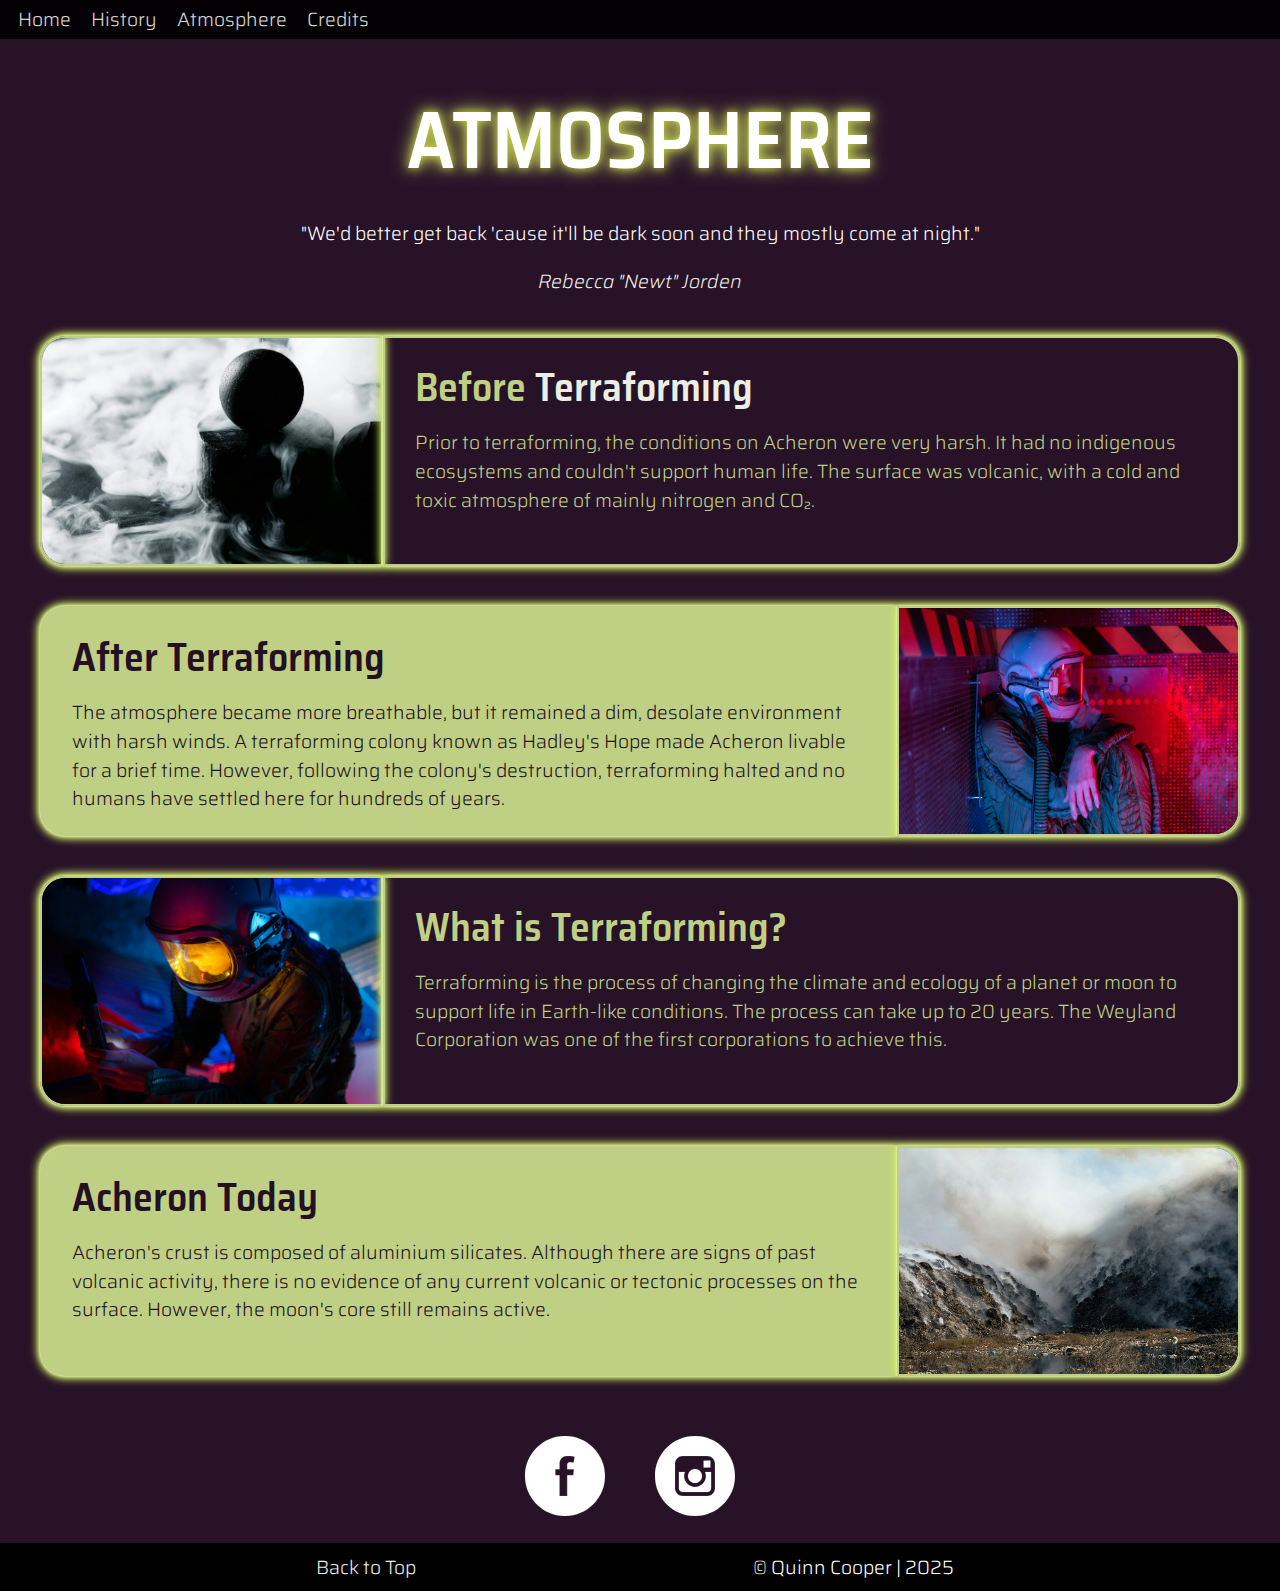
<file: atmosphere.html>
<!DOCTYPE html>
<html lang="en">

<head>
    <meta charset="UTF-8">
    <meta name="viewport" content="width=device-width, initial-scale=1.0">
    <title>Acheron - Atmosphere | Country Website </title>
    <meta name="description"
        content="Learn about Acheron's atmosphere, terrain, and the importance of terraforming in order to achieve large-scale human habitation.">

    <!-- Header font -->
    <link rel="preconnect" href="https://fonts.googleapis.com">
    <link rel="preconnect" href="https://fonts.gstatic.com" crossorigin>
    <link
        href="https://fonts.googleapis.com/css2?family=Saira+Semi+Condensed:wght@100;200;300;400;500;600;700;800;900&display=swap"
        rel="stylesheet">

    <!-- Body font -->
    <link rel="preconnect" href="https://fonts.googleapis.com">
    <link rel="preconnect" href="https://fonts.gstatic.com" crossorigin>
    <link href="https://fonts.googleapis.com/css2?family=Saira:ital,wght@0,100..900;1,100..900&display=swap"
        rel="stylesheet">

    <!-- Stylesheets -->
    <link rel="stylesheet" href="styles/normalize-fwd.css">
    <link rel="stylesheet" href="styles/base.css">
    <link rel="stylesheet" href="styles/atmosphere.css">

    <!-- Favicon -->
    <link rel="icon" type="image/png" href="favicon-96x96.png" sizes="96x96">
    <link rel="icon" type="image/svg+xml" href="favicon.svg">
    <link rel="shortcut icon" href="favicon.ico">
    <link rel="apple-touch-icon" sizes="180x180" href="apple-touch-icon.png">
    <link rel="manifest" href="site.webmanifest">

</head>

<body>
    <a href="#top" class="screen-reader-text">Skip to content</a>

    <header>

        <nav class="nav-menu">
            <ul class="nav-list">
                <li><a href="index.html">Home</a></li>
                <li><a href="history.html">History</a></li>
                <li><a href="atmosphere.html">Atmosphere</a></li>
                <li><a href="credits.html">Credits</a></li>
            </ul>
        </nav>

    </header>

    <main id="top">

        <h1>Atmosphere</h1>

        <div class="quote">
            <blockquote cite="https://m.imdb.com/title/tt0090605/quotes">
                "We'd better get back 'cause it'll be dark soon and they mostly come at night."
            </blockquote>
            <cite><a href="history.html">Rebecca "Newt" Jorden <span class="screen-reader-text">from the terraforming
                        colony, Hadley's Hope, which you can read more about on our History page</span></a></cite>
        </div>

        <div class="terraforming1">
            <img src="images/ball-smoke-resize.jpg" alt="ball surrounded by smoke" class="terra1-img">
            <article class="terra1">
                <h2>Before <a href="#terra-what-is"><span class="screen-reader-text">More info about</span>
                        Terraforming</a></h2>
                <p>Prior to terraforming, the conditions on Acheron were very harsh. It had no indigenous ecosystems and
                    couldn't support human life. The surface was volcanic, with a cold and toxic atmosphere of mainly
                    nitrogen and CO₂.</p>
            </article>
        </div>

        <div class="terraforming2">
            <article class="terra2">
                <h2>After Terraforming</h2>
                <p>The atmosphere became more breathable, but it remained a dim, desolate environment with harsh winds.
                    A terraforming colony known as Hadley's Hope made Acheron livable for a brief time. However,
                    following the colony's destruction, terraforming halted and no humans have settled here for hundreds
                    of years.</p>
            </article>
            <img src="images/space-traveler-seated-resize.jpg" alt="space traveler sitting with arms crossed"
                class="terra2-img">
        </div>

        <div class="terra-info">
            <img src="images/space-traveler1-resize.jpg" alt="space traveler holding a tube" class="terra-info-img">
            <article class="terra-info-p2">
                <h2><a id="terra-what-is">What is Terraforming?</a></h2>
                <p>Terraforming is the process of changing the climate and ecology of a planet or moon to support life
                    in Earth-like conditions. The process can take up to 20 years. The Weyland Corporation was one of
                    the first corporations to achieve this.</p>
            </article>
        </div>

        <div class="today">
            <article class="today-p2">
                <h2>Acheron Today</h2>
                <p>Acheron's crust is composed of aluminium silicates. Although there are signs of past volcanic
                    activity, there is no evidence of any current volcanic or tectonic processes on the surface.
                    However, the moon's core still remains active.</p>
            </article>
            <img src="images/dust-resize.jpg" alt="dusty burnt rocky landscape" class="today-img">
        </div>

        <nav>
            <ul class="social-links">

                <li><a href="#"><svg aria-label="Facebook Icon" fill="#ffffff" height="80" width="80" version="1.1"
                            id="fb-icon" xmlns="http://www.w3.org/2000/svg" xmlns:xlink="http://www.w3.org/1999/xlink"
                            viewBox="-143 145 512 512" xml:space="preserve" stroke="#ffffff">
                            <g id="fb-bg-carrier" stroke-width="0"></g>
                            <g id="fb-tracer-carrier" stroke-linecap="round" stroke-linejoin="round"></g>
                            <g id="fb-icon-carrier">
                                <title>Facebook Icon</title>
                                <path
                                    d="M113,145c-141.4,0-256,114.6-256,256s114.6,256,256,256s256-114.6,256-256S254.4,145,113,145z M169.5,357.6l-2.9,38.3h-39.3 v133H77.7v-133H51.2v-38.3h26.5v-25.7c0-11.3,0.3-28.8,8.5-39.7c8.7-11.5,20.6-19.3,41.1-19.3c33.4,0,47.4,4.8,47.4,4.8l-6.6,39.2 c0,0-11-3.2-21.3-3.2c-10.3,0-19.5,3.7-19.5,14v29.9H169.5z">
                                </path>
                            </g>
                        </svg><span class="screen-reader-text">View our Facebook page</span></a></li>

                <li><a href="#"><svg aria-label="LinkedIn Icon" fill="#ffffff" height="80" width="80" version="1.1"
                            id="linked-icon" xmlns="http://www.w3.org/2000/svg"
                            xmlns:xlink="http://www.w3.org/1999/xlink" viewBox="-143 145 512 512" xml:space="preserve"
                            stroke="#ffffff">
                            <g id="linkedin-bg-carrier" stroke-width="0"></g>
                            <g id="linkedin-tracer-carrier" stroke-linecap="round" stroke-linejoin="round"></g>
                            <g id="linkedin-icon-carrier">
                                <g>
                                    <title>LinkedIn Icon</title>
                                    <path
                                        d="M113,446c24.8,0,45.1-20.2,45.1-45.1c0-9.8-3.2-18.9-8.5-26.3c-8.2-11.3-21.5-18.8-36.5-18.8s-28.3,7.4-36.5,18.8 c-5.3,7.4-8.5,16.5-8.5,26.3C68,425.8,88.2,446,113,446z">
                                    </path>
                                    <polygon
                                        points="211.4,345.9 211.4,308.1 211.4,302.5 205.8,302.5 168,302.6 168.2,346 ">
                                    </polygon>
                                    <path
                                        d="M183,401c0,38.6-31.4,70-70,70c-38.6,0-70-31.4-70-70c0-9.3,1.9-18.2,5.2-26.3H10v104.8C10,493,21,504,34.5,504h157 c13.5,0,24.5-11,24.5-24.5V374.7h-38.2C181.2,382.8,183,391.7,183,401z">
                                    </path>
                                    <path
                                        d="M113,145c-141.4,0-256,114.6-256,256s114.6,256,256,256s256-114.6,256-256S254.4,145,113,145z M241,374.7v104.8 c0,27.3-22.2,49.5-49.5,49.5h-157C7.2,529-15,506.8-15,479.5V374.7v-52.3c0-27.3,22.2-49.5,49.5-49.5h157 c27.3,0,49.5,22.2,49.5,49.5V374.7z">
                                    </path>
                                </g>
                            </g>
                        </svg><span class="screen-reader-text">View our LinkedIn page</span></a></li>
            </ul>
        </nav>

    </main>

    <footer>
        <a href="#top">Back to Top</a>
        <p>&copy; Quinn Cooper | 2025</p>
    </footer>

</body>

</html>
</file>
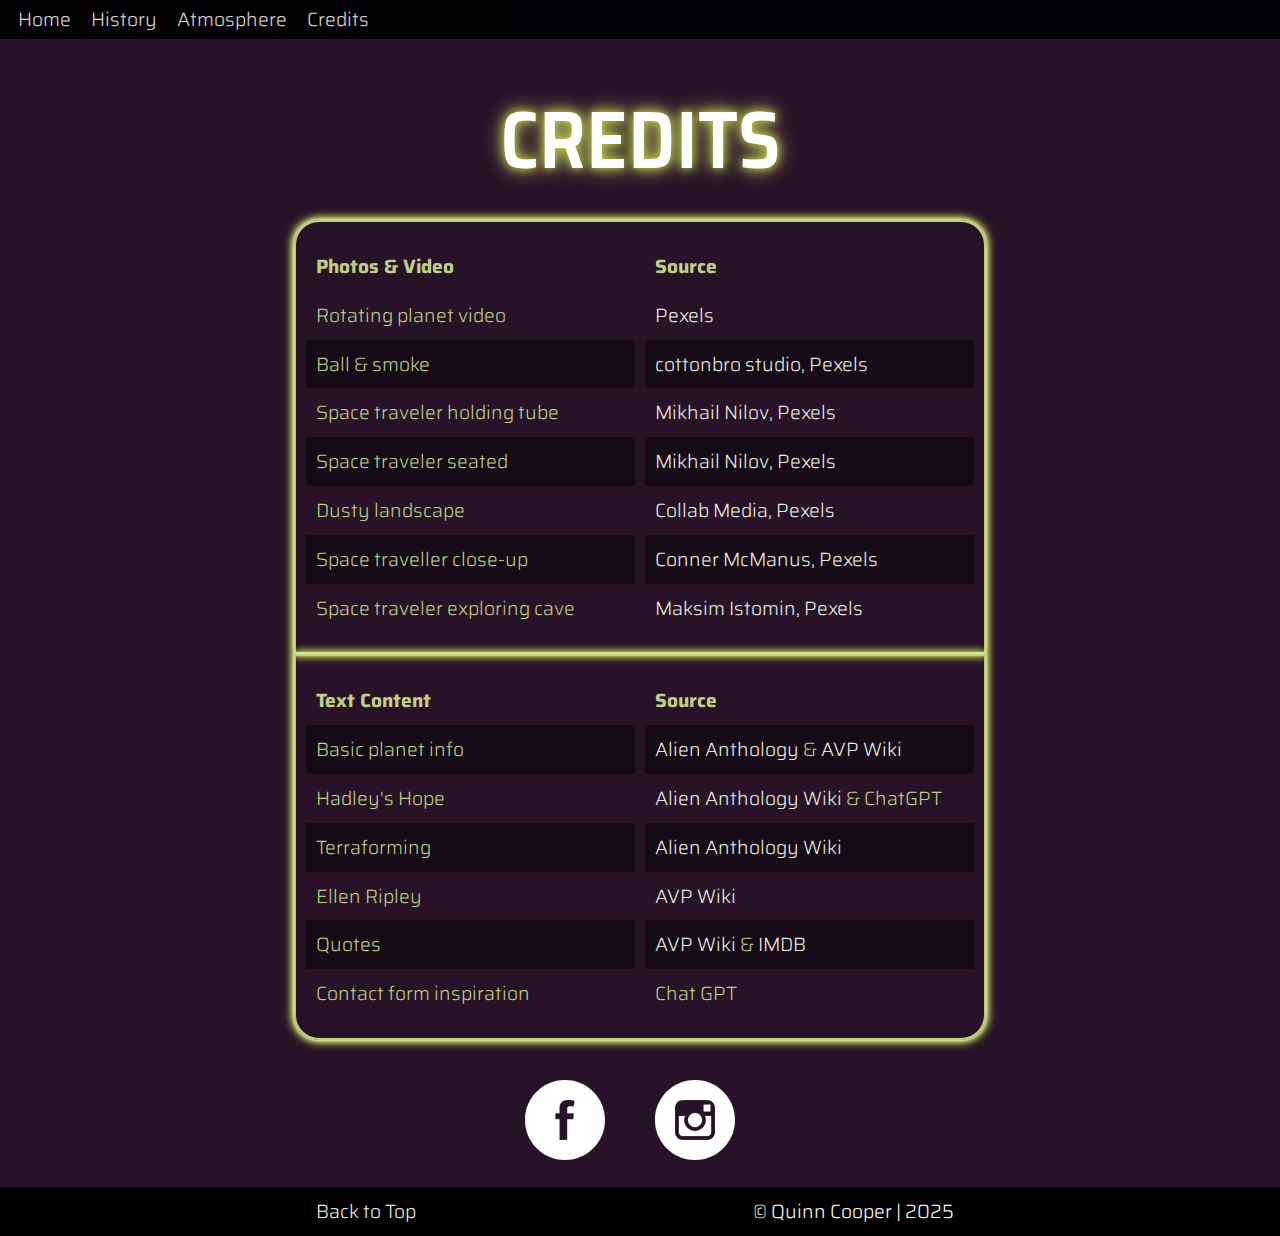
<file: credits.html>
<!DOCTYPE html>
<html lang="en">

<head>
    <meta charset="UTF-8">
    <meta name="viewport" content="width=device-width, initial-scale=1.0">
    <title>Acheron - Credits | Country Website </title>
    <meta name="robots" content="noindex">

    <!-- Header font -->
    <link rel="preconnect" href="https://fonts.googleapis.com">
    <link rel="preconnect" href="https://fonts.gstatic.com" crossorigin>
    <link
        href="https://fonts.googleapis.com/css2?family=Saira+Semi+Condensed:wght@100;200;300;400;500;600;700;800;900&display=swap"
        rel="stylesheet">

    <!-- Body font -->
    <link rel="preconnect" href="https://fonts.googleapis.com">
    <link rel="preconnect" href="https://fonts.gstatic.com" crossorigin>
    <link href="https://fonts.googleapis.com/css2?family=Saira:ital,wght@0,100..900;1,100..900&display=swap"
        rel="stylesheet">

    <!-- Stylesheets -->
    <link rel="stylesheet" href="styles/normalize-fwd.css">
    <link rel="stylesheet" href="styles/base.css">
    <link rel="stylesheet" href="styles/credits.css">

    <!-- Favicon -->
    <link rel="icon" type="image/png" href="favicon-96x96.png" sizes="96x96">
    <link rel="icon" type="image/svg+xml" href="favicon.svg">
    <link rel="shortcut icon" href="favicon.ico">
    <link rel="apple-touch-icon" sizes="180x180" href="apple-touch-icon.png">
    <link rel="manifest" href="site.webmanifest">
</head>

<body>
    <a href="#top" class="screen-reader-text">Skip to content</a>

    <header>

        <nav class="nav-menu">
            <ul class="nav-list">
                <li><a href="index.html">Home</a></li>
                <li><a href="history.html">History</a></li>
                <li><a href="atmosphere.html">Atmosphere</a></li>
                <li><a href="credits.html">Credits</a></li>
            </ul>
        </nav>

    </header>

    <main id="top">

        <h1>Credits</h1>

        <div class="credits">
                <table class="credits-media">
                    <tr>
                        <th>Photos & Video</th>
                        <th>Source</th>
                    </tr>

                    <tr>
                        <td>Rotating planet video</td>
                        <td><a href="https://www.pexels.com/video/planet-856857" rel="noreferrer">Pexels <span
                                    class="screen-reader-text">credit for home page video</span></a></td>
                    </tr>

                    <tr class="dark-purple">
                        <td>Ball & smoke</td>
                        <td><a href="https://www.pexels.com/photo/a-black-ball-surrounded-by-smoke-9694304"
                                rel="noreferrer">cottonbro
                                studio, Pexels <span class="screen-reader-text">credit for ball surrounded by smoke
                                    photo</span></a></td>
                    </tr>

                    <tr>
                        <td>Space traveler holding tube</td>
                        <td><a href="https://www.pexels.com/photo/woman-wearing-a-spacesuit-holding-a-tube-7672276"
                                rel="noreferrer">Mikhail
                                Nilov, Pexels <span class="screen-reader-text">credit for photo of space traveler
                                    holding a tube</span></a></td>
                    </tr>

                    <tr class="dark-purple">
                        <td>Space traveler seated</td>
                        <td><a href="https://www.pexels.com/photo/side-view-of-woman-in-spacesuit-sitting-near-a-control-panel-7660827"
                                rel="noreferrer">Mikhail
                                Nilov, Pexels <span class="screen-reader-text">credit for photo of space traveler
                                    sitting with arms crossed</span></a></td>
                    </tr>

                    <tr>
                        <td>Dusty landscape</td>
                        <td><a href="https://www.pexels.com/photo/view-of-burning-piles-of-waste-15060364"
                                rel="noreferrer">Collab Media,
                                Pexels <span class="screen-reader-text">credit for photo of dusty and burnt
                                    landscape</span></a></td>
                    </tr>

                    <tr class="dark-purple">
                        <td>Space traveller close-up</td>
                        <td><a href="https://www.pexels.com/photo/woman-in-a-space-helmet-illuminated-in-blue-12668878"
                                rel="noreferrer">Conner
                                McManus, Pexels <span class="screen-reader-text">credit for photo of space traveler
                                    close up</span></a></td>
                    </tr>

                    <tr>
                        <td>Space traveler exploring cave</td>
                        <td><a href="https://www.pexels.com/photo/a-person-in-astronaut-outfit-standing-on-a-rock-formation-9058282"
                                rel="noreferrer">Maksim
                                Istomin, Pexels <span class="screen-reader-text">credit for photo of space traveler
                                    exploring a cave</span></a></td>
                    </tr>
                </table>

                <table class="credits-info">

                    <tr>
                        <th>Text Content</th>
                        <th>Source</th>
                    </tr>

                    <tr class="dark-purple">
                        <td>Basic planet info</td>
                        <td><a href="https://alienanthology.fandom.com/wiki/Acheron_(LV-426)" rel="noreferrer">Alien
                                Anthology <span class="screen-reader-text">source for planet info</span></a> & <a
                                href="https://avp.fandom.com/wiki/Acheron_(LV-426)" rel="noreferrer">AVP Wiki <span
                                    class="screen-reader-text">source for planet info</span></a></td>
                    </tr>

                    <tr>
                        <td>Hadley's Hope</td>
                        <td><a href="https://alienanthology.fandom.com/wiki/Hadley%27s_Hope" rel="noreferrer">Alien
                                Anthology Wiki <span class="screen-reader-text">source for Hadley's Hope</span></a> &
                            ChatGPT</td>
                    </tr>

                    <tr class="dark-purple">
                        <td>Terraforming</td>
                        <td><a href="https://alienanthology.fandom.com/wiki/Terraforming" rel="noreferrer">Alien
                                Anthology Wiki <span class="screen-reader-text">source for terraforming info</span></a>
                        </td>
                    </tr>

                    <tr>
                        <td>Ellen Ripley</td>
                        <td><a href="https://avp.fandom.com/wiki/Ellen_Ripley" rel="noreferrer">AVP Wiki <span
                                    class="screen-reader-text">source for Ellen Ripley</span></a></td>
                    </tr>

                    <tr class="dark-purple">
                        <td>Quotes</td>
                        <td><a href="https://avp.fandom.com/wiki/Acheron_(LV-426)" rel="noreferrer">AVP Wiki <span
                                    class="screen-reader-text">source for home page quote</span></a> & <a
                                href="https://m.imdb.com/title/tt0090605/quotes">IMDB <span
                                    class="screen-reader-text">source for environment page quote</span></a></td>
                    </tr>

                    <tr>
                        <td>Contact form inspiration</td>
                        <td>Chat GPT</td>
                    </tr>
                </table>
        </div>

        <nav>
            <ul class="social-links">

                <li><a href="#"><svg aria-label="Facebook Icon" fill="#ffffff" height="80" width="80" version="1.1"
                            id="fb-icon" xmlns="http://www.w3.org/2000/svg" xmlns:xlink="http://www.w3.org/1999/xlink"
                            viewBox="-143 145 512 512" xml:space="preserve" stroke="#ffffff">
                            <g id="fb-bg-carrier" stroke-width="0"></g>
                            <g id="fb-tracer-carrier" stroke-linecap="round" stroke-linejoin="round"></g>
                            <g id="fb-icon-carrier">
                                <title>Facebook Icon</title>
                                <path
                                    d="M113,145c-141.4,0-256,114.6-256,256s114.6,256,256,256s256-114.6,256-256S254.4,145,113,145z M169.5,357.6l-2.9,38.3h-39.3 v133H77.7v-133H51.2v-38.3h26.5v-25.7c0-11.3,0.3-28.8,8.5-39.7c8.7-11.5,20.6-19.3,41.1-19.3c33.4,0,47.4,4.8,47.4,4.8l-6.6,39.2 c0,0-11-3.2-21.3-3.2c-10.3,0-19.5,3.7-19.5,14v29.9H169.5z">
                                </path>
                            </g>
                        </svg><span class="screen-reader-text">View our Facebook page</span></a></li>

                <li><a href="#"><svg aria-label="LinkedIn Icon" fill="#ffffff" height="80" width="80" version="1.1"
                            id="linked-icon" xmlns="http://www.w3.org/2000/svg"
                            xmlns:xlink="http://www.w3.org/1999/xlink" viewBox="-143 145 512 512" xml:space="preserve"
                            stroke="#ffffff">
                            <g id="linkedin-bg-carrier" stroke-width="0"></g>
                            <g id="linkedin-tracer-carrier" stroke-linecap="round" stroke-linejoin="round"></g>
                            <g id="linkedin-icon-carrier">
                                <g>
                                    <title>LinkedIn Icon</title>
                                    <path
                                        d="M113,446c24.8,0,45.1-20.2,45.1-45.1c0-9.8-3.2-18.9-8.5-26.3c-8.2-11.3-21.5-18.8-36.5-18.8s-28.3,7.4-36.5,18.8 c-5.3,7.4-8.5,16.5-8.5,26.3C68,425.8,88.2,446,113,446z">
                                    </path>
                                    <polygon
                                        points="211.4,345.9 211.4,308.1 211.4,302.5 205.8,302.5 168,302.6 168.2,346 ">
                                    </polygon>
                                    <path
                                        d="M183,401c0,38.6-31.4,70-70,70c-38.6,0-70-31.4-70-70c0-9.3,1.9-18.2,5.2-26.3H10v104.8C10,493,21,504,34.5,504h157 c13.5,0,24.5-11,24.5-24.5V374.7h-38.2C181.2,382.8,183,391.7,183,401z">
                                    </path>
                                    <path
                                        d="M113,145c-141.4,0-256,114.6-256,256s114.6,256,256,256s256-114.6,256-256S254.4,145,113,145z M241,374.7v104.8 c0,27.3-22.2,49.5-49.5,49.5h-157C7.2,529-15,506.8-15,479.5V374.7v-52.3c0-27.3,22.2-49.5,49.5-49.5h157 c27.3,0,49.5,22.2,49.5,49.5V374.7z">
                                    </path>
                                </g>
                            </g>
                        </svg><span class="screen-reader-text">View our LinkedIn page</span></a></li>
            </ul>
        </nav>

    </main>

<footer>
    <a href="#top">Back to Top</a>
    <p>&copy; Quinn Cooper | 2025</p>
</footer>

</body>

</html>
</file>
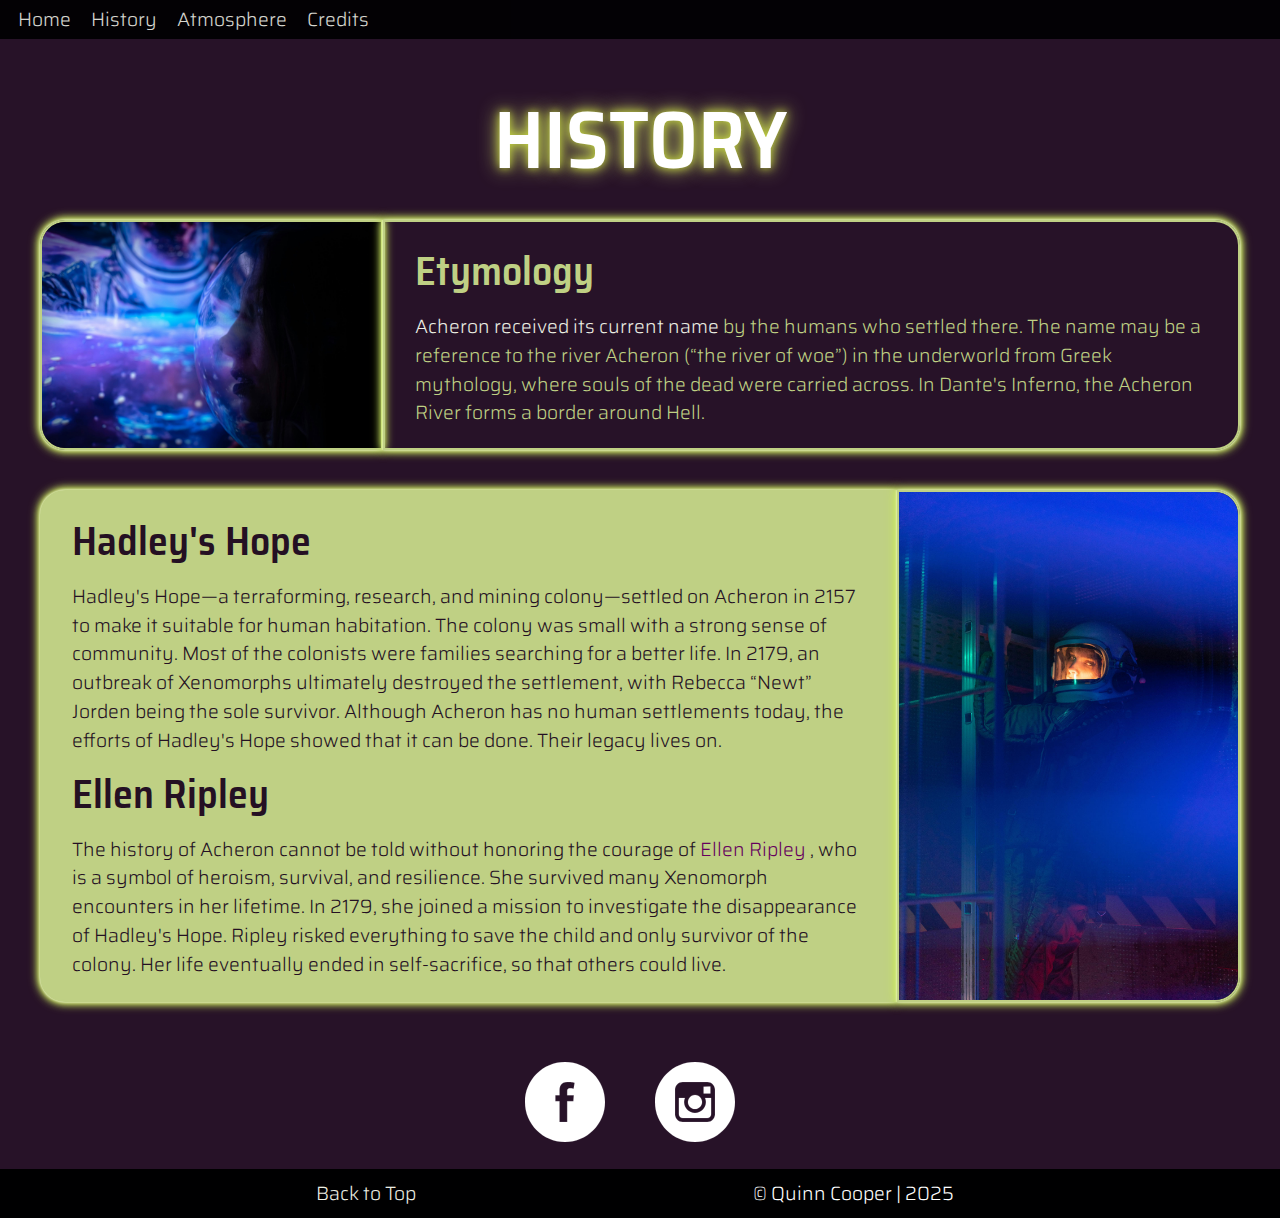
<file: history.html>
<!DOCTYPE html>
<html lang="en">

<head>
    <meta charset="UTF-8">
    <meta name="viewport" content="width=device-width, initial-scale=1.0">
    <title>Acheron - History | Country Website </title>
    <meta name="description"
        content="Acheron has a legacy worth honoring, including the terraforming colony who worked hard to make the moon more sustainable for human life, and individuals like Ellen Ripley who risked their lives to save others.">

    <!-- Header font -->
    <link rel="preconnect" href="https://fonts.googleapis.com">
    <link rel="preconnect" href="https://fonts.gstatic.com" crossorigin>
    <link
        href="https://fonts.googleapis.com/css2?family=Saira+Semi+Condensed:wght@100;200;300;400;500;600;700;800;900&display=swap"
        rel="stylesheet">

    <!-- Body font -->
    <link rel="preconnect" href="https://fonts.googleapis.com">
    <link rel="preconnect" href="https://fonts.gstatic.com" crossorigin>
    <link href="https://fonts.googleapis.com/css2?family=Saira:ital,wght@0,100..900;1,100..900&display=swap"
        rel="stylesheet">

    <!-- Stylesheets -->
    <link rel="stylesheet" href="styles/normalize-fwd.css">
    <link rel="stylesheet" href="styles/base.css">
    <link rel="stylesheet" href="styles/history.css">

    <!-- Favicon -->
    <link rel="icon" type="image/png" href="favicon-96x96.png" sizes="96x96">
    <link rel="icon" type="image/svg+xml" href="favicon.svg">
    <link rel="shortcut icon" href="favicon.ico">
    <link rel="apple-touch-icon" sizes="180x180" href="apple-touch-icon.png">
    <link rel="manifest" href="site.webmanifest">
</head>

<body>
    <a href="#top" class="screen-reader-text">Skip to content</a>

    <header>

        <nav class="nav-menu">
            <ul class="nav-list">
                <li><a href="index.html">Home</a></li>
                <li><a href="history.html">History</a></li>
                <li><a href="atmosphere.html">Atmosphere</a></li>
                <li><a href="credits.html">Credits</a></li>
            </ul>
        </nav>

    </header>


    <main id="top">

        <h1>History</h1>

        <div class="etymology">
            <img src="images/space-traveler-closeup-resize.jpg" alt="close up image of space traveler with blue light"
                class="grid1-img">
            <article class="grid1-text">
                <h2>Etymology</h2>
                <p><a href="https://avp.fandom.com/wiki/Acheron_(LV-426)" rel="noreferrer">Acheron received its current
                        name <span class="screen-reader-text">Read this Wiki page for more info about Archeron's
                            etymology</span></a> by the humans who settled there. The name may be a reference to the
                    river Acheron (“the river of woe”) in the underworld from Greek mythology, where souls of the dead
                    were carried across. In Dante's Inferno, the Acheron River forms a border around Hell.</p>
            </article>

        </div>

        <div class="hadley-ripley">
            <article class="grid2-text">
                <h2>Hadley's Hope</h2>
                <p>Hadley's Hope—a terraforming, research, and mining colony—settled on Acheron in 2157 to make it
                    suitable for human habitation. The colony was small with a strong sense of community. Most of the
                    colonists were families searching for a better life. In 2179, an outbreak of Xenomorphs ultimately
                    destroyed the settlement, with Rebecca “Newt” Jorden being the sole survivor. Although Acheron has
                    no human settlements today, the efforts of Hadley's Hope showed that it can be done. Their legacy
                    lives on. </p>

                <h2>Ellen Ripley</h2>
                <p>The history of Acheron cannot be told without honoring the courage of <a
                        href="https://avp.fandom.com/wiki/Ellen_Ripley" rel="noreferrer">Ellen Ripley <span
                            class="screen-reader-text">read more about Ripley on the AVP Wiki</span></a>, who is a
                    symbol
                    of heroism, survival, and resilience. She survived many Xenomorph encounters in her lifetime. In
                    2179, she joined a mission to investigate the disappearance of Hadley's Hope. Ripley risked
                    everything to save the child and only survivor of the colony. Her life eventually ended in
                    self-sacrifice, so
                    that others could live.</p>
            </article>
            <img src="images/climbing-down-resize.jpg" alt="space traveler climbing down a ladder" class="grid2-img">
        </div>

        <nav>
            <ul class="social-links">

                <li><a href="#"><svg aria-label="Facebook Icon" fill="#ffffff" height="80" width="80" version="1.1"
                            id="fb-icon" xmlns="http://www.w3.org/2000/svg" xmlns:xlink="http://www.w3.org/1999/xlink"
                            viewBox="-143 145 512 512" xml:space="preserve" stroke="#ffffff">
                            <g id="fb-bg-carrier" stroke-width="0"></g>
                            <g id="fb-tracer-carrier" stroke-linecap="round" stroke-linejoin="round"></g>
                            <g id="fb-icon-carrier">
                                <title>Facebook Icon</title>
                                <path
                                    d="M113,145c-141.4,0-256,114.6-256,256s114.6,256,256,256s256-114.6,256-256S254.4,145,113,145z M169.5,357.6l-2.9,38.3h-39.3 v133H77.7v-133H51.2v-38.3h26.5v-25.7c0-11.3,0.3-28.8,8.5-39.7c8.7-11.5,20.6-19.3,41.1-19.3c33.4,0,47.4,4.8,47.4,4.8l-6.6,39.2 c0,0-11-3.2-21.3-3.2c-10.3,0-19.5,3.7-19.5,14v29.9H169.5z">
                                </path>
                            </g>
                        </svg><span class="screen-reader-text">View our Facebook page</span></a></li>

                <li><a href="#"><svg aria-label="LinkedIn Icon" fill="#ffffff" height="80" width="80" version="1.1"
                            id="linked-icon" xmlns="http://www.w3.org/2000/svg"
                            xmlns:xlink="http://www.w3.org/1999/xlink" viewBox="-143 145 512 512" xml:space="preserve"
                            stroke="#ffffff">
                            <g id="linkedin-bg-carrier" stroke-width="0"></g>
                            <g id="linkedin-tracer-carrier" stroke-linecap="round" stroke-linejoin="round"></g>
                            <g id="linkedin-icon-carrier">
                                <g>
                                    <title>LinkedIn Icon</title>
                                    <path
                                        d="M113,446c24.8,0,45.1-20.2,45.1-45.1c0-9.8-3.2-18.9-8.5-26.3c-8.2-11.3-21.5-18.8-36.5-18.8s-28.3,7.4-36.5,18.8 c-5.3,7.4-8.5,16.5-8.5,26.3C68,425.8,88.2,446,113,446z">
                                    </path>
                                    <polygon
                                        points="211.4,345.9 211.4,308.1 211.4,302.5 205.8,302.5 168,302.6 168.2,346 ">
                                    </polygon>
                                    <path
                                        d="M183,401c0,38.6-31.4,70-70,70c-38.6,0-70-31.4-70-70c0-9.3,1.9-18.2,5.2-26.3H10v104.8C10,493,21,504,34.5,504h157 c13.5,0,24.5-11,24.5-24.5V374.7h-38.2C181.2,382.8,183,391.7,183,401z">
                                    </path>
                                    <path
                                        d="M113,145c-141.4,0-256,114.6-256,256s114.6,256,256,256s256-114.6,256-256S254.4,145,113,145z M241,374.7v104.8 c0,27.3-22.2,49.5-49.5,49.5h-157C7.2,529-15,506.8-15,479.5V374.7v-52.3c0-27.3,22.2-49.5,49.5-49.5h157 c27.3,0,49.5,22.2,49.5,49.5V374.7z">
                                    </path>
                                </g>
                            </g>
                        </svg><span class="screen-reader-text">View our LinkedIn page</span></a></li>
            </ul>
        </nav>

    </main>

    <footer>
        <a href="#top">Back to Top</a>
        <p>&copy; Quinn Cooper | 2025</p>
    </footer>

</body>

</html>
</file>
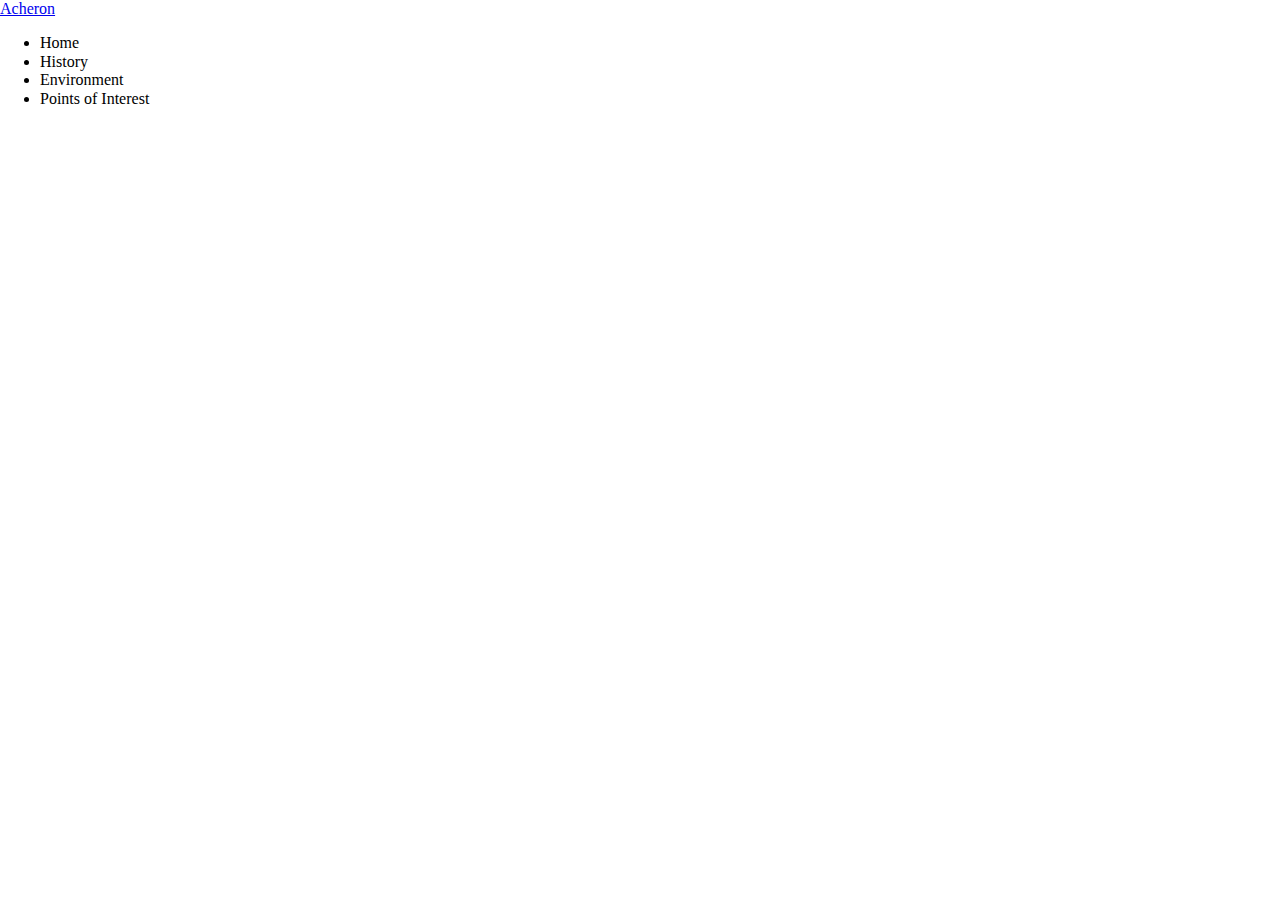
<file: pointsofinterest.html>
<!DOCTYPE html>
<html lang="en">
<head>
    <meta charset="UTF-8">
    <meta name="viewport" content="width=device-width, initial-scale=1.0">
    <title>Acheron</title>
    <link rel="stylesheet" href="styles/normalize-fwd.css">
    <link rel="stylesheet" href="styles/styles.css">
</head>
<body>

    <header>
        <a href="index.html" class="site-name">Acheron</a>

    <div>

        <nav>
            <ul>
                <li>Home</li>
                <li>History</li>
                <li>Environment</li>
                <li>Points of Interest</li>
            </ul>

        </nav>

    </div>

    </header>
    
</body>
</html>
</file>
<file: styles/base.css>
/* -----------------------------------------------
>>> TABLE OF CONTENTS 
--------------------------------------------------
# Accessibility
# Typography
# Links
# Header
# Social Media Icons
# Footer
------------------------------------------------ */

/* Accessibility ---------------------------------- */

.screen-reader-text {
    border: 0;
    clip-path: inset(50%);
    height: 1px;
    margin: -1px;
    overflow: hidden;
    padding: 0;
    position: absolute;
    width: 1px;
    word-wrap: normal !important;
}

.screen-reader-text:focus {
    background-color: #f1f1f1;
    border-radius: 3px;
    box-shadow: 0 0 2px 2px rgba(0, 0, 0, 0.6);
    clip: auto !important;
    clip-path: none;
    color: #21759b;
    display: block;
    font-size: 0.875rem;
    font-weight: 700;
    height: auto;
    left: 5px;
    line-height: normal;
    padding: 15px 23px 14px;
    text-decoration: none;
    top: 5px;
    width: auto;
    z-index: 100000;
}

html {
    scroll-behavior: smooth;
}

@media(prefers-reduced-motion: reduce) {
    html {
        scroll-behavior: auto;
    }
}

/* Typography ---------------------------------- */

body {
    font-family: "Saira", sans-serif;
    font-weight: 300;
    font-size: 1.2rem;
    line-height: 1.5;
    max-width: 100%;
    background-color: #271228;
}

h1,
h2,
h3,
h4,
h5,
h6 {
    font-family: "Saira Semi Condensed", sans-serif;
    font-weight: 550;
    text-align: center;
}

h1 {
    /* font-size: 4rem; */
    font-size: clamp(3rem, 4vw, 4rem);
    text-transform: uppercase;
}

h2 {
    font-size: 2.5rem;
    margin-top: 10px;
    text-align: left;
    margin-left: 20px;
    margin-bottom: 0;
}

p {
    max-width: fit-content;
    margin: 10px 20px;
}

ul {
    /* margin-left: 20px; */
    margin-right: 20px;
}

/* Links -------------------------------------*/

a:link {
    color: #eceee3;
    text-decoration: none;
}

a:visited {
    color: #f7de61;
    text-decoration: none;
}

a:hover {
    color: #f8a618;
    border: 2px solid #f8a618;
    text-decoration: none;
}

a:active {
    color: #cfdc70;
    text-decoration: none;
}

a:focus {
    color: #f8a618;
    text-decoration: none;
}

/* Header ------------------------------------*/

header {
    display: flex;
    justify-content: space-between;
    align-items: center;
    position: fixed;
    top: 0;
    right: 0;
    left: 0;
    background-color: #000001;
    opacity: 0.9;
    z-index: 3;
    padding: 0 8px;
}

/* .site-name {
    padding: 10px 0;
} */

.logo {
    display: flex;
    flex-direction: column;
    justify-content: space-between;
    align-items: center;
    margin: 0 20px;
    gap: 5px;
}

#logo {
    height: 2.8rem;
    width: 2.8rem;
}

.nav-menu ul {
    list-style: none;
    margin-top: 5px;
    margin-bottom: 5px;
}

.nav-menu a {
    text-decoration: none;
    padding: 3px;
}

@media (min-width: 50em) {
    header {
        display: flex;
        flex-direction: row;
        justify-content: space-between;
    }

    .site-name {
        margin-top: 5px;
    }

    .logo {
        display: flex;
        /* flex-wrap: wrap; */
        flex-direction: row;
        align-items: center;

    }

    .logo a {
        padding: 10px
    }

    .nav-menu ul {
        display: flex;
        list-style: none;
        margin-top: 5px;
        margin-bottom: 5px;
        padding: 0;
    }

    .nav-menu a {
        padding: 10px;
    }
}

/* Social Media Icons ---------------------------------*/

.social-links {
    list-style: none;
    display: flex;
    flex-wrap: wrap;
    flex-direction: row;
    justify-content: center;
    padding-top: 20px;
    margin-left: 20;
    padding-left: 0;
    gap: 30px;
}

.social-links a:hover {
    border: none;
    text-decoration: none;
}

@media (min-width: 50em) {
    .social-links {
        display: flex;
        flex-direction: row;
        list-style: none;
        justify-content: center;
        gap: 50px;
    }
}

/* Footer -------------------------------------*/

footer {
    display: flex;
    flex-wrap: wrap;
    flex-direction: column;
    align-items: center;
    justify-content: space-between;
    background-color: #000001;
    color: white;
    right: 0;
    left: 0;
}

footer a {
    padding: 3px;
}

@media (min-width: 50em) {
    footer {
        display: flex;
        flex-direction: row;
        justify-content: space-evenly;
    }

    footer a {
        padding: 10px;
    }
}
</file>
<file: styles/atmosphere.css>
/* -----------------------------------------------
>>> TABLE OF CONTENTS 
--------------------------------------------------
# Generic (Normalize.css)
    - Normalize
    - Box Sizing
    - Media Width
# Base (Base.css)
    - Accessibility
    - Typography
    - Links
    - Header
    - Social Media Icons
    - Footer
# Components
    - Main
        *H1
        *Blockquote
        *Grid - Before Terraforming
        *Grid - After Terraforming
        *Grid - What is Terraforming
        *Grid - Acheron Today
    ------------------------------------------------ */

/* Main ---------------------------------------*/

/* H1 ---------- */

h1 {
    color: white;
    text-shadow: 0 0 10px #c7da3b, 0 0 20px #cfdc70;
    text-align: center;
    margin: 0 20px;
    padding-top: 120px;
    font-size: clamp(3rem, 4vw, 4rem);
}

@media (min-width: 50em) {
    h1 {
        padding-top: 80px;
        font-size: clamp(5rem, 4vw, 5.5rem);
    }
}

/* Blockquote ----- */

.quote {
    text-align: center;
    color: white;
    margin: 10px 20px;
}

@media (min-width: 50em) {
    .quote {
        text-align: center;
        margin: 0 20px;
    }
}

/* Grid - Before ----- */

.terraforming1 {
    display: flex;
    flex-wrap: wrap;
    margin: 40px 20px 0;
}

.terra1-img,
.terra1 {
    display: block;
    border: 2px solid #bfd084;
    box-shadow: 0 0 3px #fff, 0 0 6px #cae75f, 0 0 10px #cae75f, 0 0 12px #cae75f;
}

.terra1-img {
    width: 100%;
    height: auto;
    object-fit: fill;
    border-radius: 25px 25px 0px 0px;
}

.terra1 {
    padding: 10px;
    color: #bfd084;
    border-radius: 0px 0px 25px 25px;
}

@media (min-width: 50em) {

    .terra1-img {
        display: block;
        width: 100%;
        height: 100%;
        object-fit: cover;
        object-position: 35% 50%;
        border-radius: 25px 0px 0px 25px;
        box-shadow: 0 0 3px #fff, 0 0 6px #cae75f, 0 0 10px #cae75f, 0 0 12px #cae75f;
    }

    .terraforming1 {
        display: grid;
        grid-template-columns: 1fr 2.5fr;
        margin: 40px 40px 40px;
    }

    .terra1 {
        border-radius: 0px 25px 25px 0px;
    }
}

/* Grid - After ----- */

.terraforming2 {
    display: flex;
    flex-wrap: wrap;
    margin: 40px 20px 0;
}

.terra2,
.terra2-img {
    display: block;
    border: 2px solid #bfd084;
    box-shadow: 0 0 3px #fff, 0 0 6px #cae75f, 0 0 10px #cae75f, 0 0 12px #cae75f;
}

.terra2 {
    padding: 10px;
    color: #241023;
    background-color: #bfd084;
    border-radius: 25px 25px 0px 0px;
}

.terra2-img {
    width: 100%;
    height: auto;
    object-fit: fill;
    border-radius: 0px 0px 25px 25px;
}

@media (min-width: 50em) {

    .terraforming2 {
        display: grid;
        grid-template-columns: 2.5fr 1fr;
        margin: 20px 40px 40px;
    }

    .terra2 {
        border-radius: 25px 0px 0px 25px;
    }

    .terra2-img {
        display: block;
        width: 100%;
        height: 100%;
        object-fit: cover;
        object-position: 35% 50%;
        border-radius: 0px 25px 25px 0px;
        box-shadow: 0 0 3px #fff, 0 0 6px #cae75f, 0 0 10px #cae75f, 0 0 12px #cae75f;
    }
}

/* Grid - What is? ----- */

.terra-info {
    display: flex;
    flex-wrap: wrap;
    margin: 40px 20px 0;
}

.terra-info-img,
.terra-info-p2 {
    display: block;
    border: 2px solid #bfd084;
    box-shadow: 0 0 3px #fff, 0 0 6px #cae75f, 0 0 10px #cae75f, 0 0 12px #cae75f;
}

.terra-info-img {
    width: 100%;
    height: auto;
    object-fit: fill;
    border-radius: 25px 25px 0px 0px;
}

.terra-info-p2 {
    padding: 10px;
    color: #bfd084;
    border-radius: 0px 0px 25px 25px;
}

@media (min-width: 50em) {

    .terra-info {
        display: grid;
        grid-template-columns: 1fr 2.5fr;
        margin: 20px 40px 40px;
    }

    .terra-info-img {
        display: block;
        width: 100%;
        height: 100%;
        object-fit: cover;
        object-position: 35% 50%;
        border-radius: 25px 0px 0px 25px;
        box-shadow: 0 0 3px #fff, 0 0 6px #cae75f, 0 0 10px #cae75f, 0 0 12px #cae75f;
    }

    .terra-info-p2 {
        border-radius: 0px 25px 25px 0px;
    }
}

/* Grid - Today ----- */

.today {
    display: flex;
    flex-wrap: wrap;
    margin: 40px 20px 0;
}

.today-p2,
.today-img {
    display: block;
    border: 2px solid #bfd084;
    box-shadow: 0 0 3px #fff, 0 0 6px #cae75f, 0 0 10px #cae75f, 0 0 12px #cae75f;
}

.today-p2 {
    padding: 10px;
    color: #241023;
    background-color: #bfd084;
    border-radius: 25px 25px 0px 0px;
}

.today-img {
    width: 100%;
    height: auto;
    object-fit: fill;
    border-radius: 0px 0px 25px 25px;
}

@media (min-width: 50em) {

    .today {
        display: grid;
        grid-template-columns: 2.5fr 1fr;
        margin: 20px 40px 40px;
    }

    .today-p2 {
        border-radius: 25px 0px 0px 25px;
    }

    .today-img {
        display: block;
        width: 100%;
        height: 100%;
        object-fit: cover;
        object-position: 35% 50%;
        border-radius: 0px 25px 25px 0px;
        box-shadow: 0 0 3px #fff, 0 0 6px #cae75f, 0 0 10px #cae75f, 0 0 12px #cae75f;
    }
}
</file>
<file: styles/credits.css>
/* -----------------------------------------------
>>> TABLE OF CONTENTS 
--------------------------------------------------
# Generic (Normalize.css)
    - Normalize
    - Box Sizing
    - Media Width
# Base (Base.css)
    - Accessibility
    - Typography
    - Links
    - Header
    - Social Media Icons
    - Footer
# Components
    - Main
        *H1
        *Table 1
        *Table 2
------------------------------------------------ */

/* Main ---------------------------------------*/

/* H1 ----- */

h1 {
    color: white;
    text-shadow: 0 0 10px #c7da3b, 0 0 20px #cfdc70;
    text-align: center;
    margin: 0 20px; 
    padding-top: 120px;
    padding-bottom: 20px;
    font-size: clamp(3rem, 4vw, 4rem);
}

@media (min-width: 50em) {
    h1 {
        padding-top: 80px;
        padding-bottom: 0;
        font-size: clamp(5rem, 4vw, 5.5rem);
    }
}

/* Credits Tables ----- */

div.credits {
    display: flex;
    flex-wrap: wrap;
}

.credits-media,
.credits-info {
    margin: 0 20px;
    padding: 15px 10px;
    box-sizing: border-box;
    border: 2px solid #bfd084;
    box-shadow: 0 0 3px #fff, 0 0 6px #cae75f, 0 0 10px #cae75f, 0 0 12px #cae75f;
}

.credits-media {
    color: #bfd084;
    border-radius: 25px 25px 0px 0px;
}

.credits-info {
    color: #bfd084;
    border-radius: 0px 0px 25px 25px;
}

table {
    table-layout: fixed;
    border-collapse: separate;
    border-spacing: 10px 0;
    width: 100%;
    margin: 0;
    padding-bottom: 10px;
}

tr,
th,
td {
    padding: 10px;
}

th {
    text-align: left;
}

.dark-purple {
    background-color: #150A15;
}

@media (min-width: 50em) {

    div.credits {
        display: block;
        width: 60%;
        margin: 20px auto;        
    }

    .credits-media,
    .credits-info {
        padding: 20px 0;
        margin: 0 20px;
        box-sizing: border-box;
    }

    .credits-media {
        border-radius: 25px 25px 0px 0px;
    }

    .credits-info {
        border-radius: 0px 0px 25px 25px;
    }

    table {
        justify-self: center;
        width: 90%;
        table-layout: fixed;
    }

    tr,
    th,
    td {
        padding: 10px;
    }
    /* ----- Table styles from MDN Docs & W3Schools */
}
</file>
<file: styles/history.css>
/* -----------------------------------------------
>>> TABLE OF CONTENTS 
--------------------------------------------------
# Generic (Normalize.css)
    - Normalize
    - Box Sizing
    - Media Width
# Base (Base.css)
    - Accessibility
    - Typography
    - Links
    - Header
    - Social Media Icons
    - Footer
# Components
    - Main
        *H1
        *Grid - Etymology
        *Grid - Hadley's Hope & Ellen Ripley
    ------------------------------------------------ */


/* Main ---------------------------------------*/

/* H1 ----- */

h1 {
    color: white;
    text-shadow: 0 0 10px #c7da3b, 0 0 20px #cfdc70;
    text-align: center;
    margin: 0 20px;
    padding-top: 120px;
    padding-bottom: 20px;
    font-size: clamp(3rem, 4vw, 4rem);
}

@media (min-width: 50em) {
    h1 {
        padding-top: 80px;
        padding-bottom: 0;
        font-size: clamp(5rem, 4vw, 5.5rem);
    }
}

/* Grid - Etymology ----- */

.etymology {
    display: flex;
    flex-wrap: wrap;
    margin: 0 20px;
}

.grid1-text,
.grid1-img {
    display: block;
    border: 2px solid #bfd084;
    box-shadow: 0 0 3px #fff, 0 0 6px #cae75f, 0 0 10px #cae75f, 0 0 12px #cae75f;
}

.grid1-text {
    padding: 10px;
    color: #bfd084;
    border-radius: 0px 0px 25px 25px;
    box-shadow: 0 0 3px #fff, 0 0 6px #cae75f, 0 0 10px #cae75f, 0 0 12px #cae75f;
}

.grid1-img {
    width: 100%;
    height: auto;
    object-fit: fill;
    border-radius: 25px 25px 0px 0px;
}

@media (min-width: 50em) {

    .etymology {
        display: grid;
        grid-template-columns: 1fr 2.5fr;
        margin: 20px 40px 40px;
    }

    .grid1-text {
        border-radius: 0px 25px 25px 0px;
    }

    .grid1-img {
        display: block;
        width: 100%;
        height: 100%;
        object-fit: cover;
        object-position: 35% 50%;
        border-radius: 25px 0px 0px 25px;
        box-shadow: 0 0 3px #fff, 0 0 6px #cae75f, 0 0 10px #cae75f, 0 0 12px #cae75f;
    }
}

/* Grid - Hadley's Hope ----- */

.hadley-ripley {
    display: flex;
    flex-wrap: wrap;
    margin: 40px 20px 0;
}

.grid2-text,
.grid2-img {
    display: block;
    border: 2px solid #bfd084;
    box-shadow: 0 0 3px #fff, 0 0 6px #cae75f, 0 0 10px #cae75f, 0 0 12px #cae75f;
}

.grid2-text {
    padding: 10px;
    color: #241023;
    background-color: #bfd084;
    border-radius: 25px 25px 0px 0px;
}

.grid2-img {
    width: 100%;
    height: auto;
    object-fit: fill;
    border-radius: 0px 0px 25px 25px;
}

.grid2-text a:link {
    color: #66005E;
}

.grid2-text a:visited {
    color: #10275B;
    text-decoration: none;
}

.grid2-text a:hover {
    color: #f8a618;
    background-color: #1F3D00;
    border: none;
    text-decoration: none;
}

.grid2-text a:active {
    color: #10275B;
    text-decoration: none;
}

.grid2-text a:focus {
    color: #f8a618;
    text-decoration: none;
}

@media (min-width: 50em) {

    .hadley-ripley {
        display: grid;
        grid-template-columns: 2.5fr 1fr;
        margin: 20px 40px 40px;
    }

    .grid2-text {
        border-radius: 25px 0px 0px 25px;
    }

    .grid2-img {
        display: block;
        width: 100%;
        height: 100%;
        object-fit: cover;
        object-position: 35% 50%;
        border-radius: 0px 25px 25px 0px;
        box-shadow: 0 0 3px #fff, 0 0 6px #cae75f, 0 0 10px #cae75f, 0 0 12px #cae75f;
    }
}
</file>
<file: styles/styles.css>
/* -----------------------------------------------
>>> TABLE OF CONTENTS 
--------------------------------------------------
# Generic (Normalize.css)
    - Normalize
    - Box Sizing
    - Media Width
# Base (Base.css)
    - Accessibility
    - Typography
    - Links
    - Header
    - Social Media Icons
    - Footer
# Components
    - Main
        *Banner
        *Blockquote
        *Grid - Welcome
        *Grid - Contact
            > Form
------------------------------------------------ */

/* ---------------------------------------------
# COMPONENTS------------------------------------ 
------------------------------------------------ */


/* Main ---------------------------------------*/

/* Banner --------- */

.banner {
    position: relative;
}

.banner h1 {
    position: absolute;
    top: 120px;
    right: 0;
    left: 0;
    margin: 0 auto;
    text-align: center;
    color: white;
    text-shadow: 0 0 10px #281227, 0 0 20px #281227, 0 0 30px rgb(8, 8, 8);
    font-size: clamp(3rem, 4vw, 4rem);
}
/* ------------ Neon effect from CSS Tricks */

video {
    display: block;
    object-fit: contain;
    object-position: 50% 40%;
    width: 100%;
    height: auto;
    padding-top: 5rem;
}

@media (min-width: 50em) {
    .banner h1 {
        font-size: clamp(5rem, 4vw, 5.5rem);
        top: 80px;
    }

    video {
        object-fit: cover;
        object-position: 50% 50%;
        display: block;
        width: 100%;
        height: 30rem;
        padding-top: 0;
    }
}

/* Blockquote --------- */

.quote {
    text-align: center;
    color: white;
    padding-bottom: 20px;
    margin: 10px 20px;
}

@media (min-width: 50em) {
    .quote {
        text-align: center;
        margin: 0 70px;
    }
}

/* Grid - Welcome --------- */

.grid-1 {
    display: flex;
    flex-direction: column;
    margin: 40px 20px 0;
}

.grid-info1,
.grid-info2 {
    padding: 10px;
    box-sizing: border-box;
    border: 2px solid #bfd084;
    box-shadow: 0 0 3px #fff, 0 0 6px #cae75f, 0 0 10px #cae75f, 0 0 12px #cae75f;
}

.grid-info1 {
    color: #bfd084;
    border-radius: 25px 25px 0px 0px;
}

.grid-info2 {
    background-color: #bfd084;
    color: #241023;
    border-radius: 0px 0px 25px 25px;
}

@media (min-width: 50em) {

    .grid-1 {
        display: grid;
        justify-self: center;
        grid-template-columns: 2fr 1fr;
        align-items: stretch;
        margin: 0 40px 20px 40px;
    }

    .grid-info1,
    .grid-info2 {
        margin: 20px 0px;
        box-sizing: border-box;
    }

    .grid-info1 {
        border-radius: 25px 0px 0px 25px;
    }

    .grid-info2 {
        border-radius: 0px 25px 25px 0px;
    }
}

/* Grid - Contact --------- */

.grid-contact {
    display: flex;
    flex-wrap: wrap;
    margin: 40px 20px 0;
}

.contact-us,
.home-image {
    display: block;
    border: 2px solid #bfd084;
    box-shadow: 0 0 3px #fff, 0 0 6px #cae75f, 0 0 10px #cae75f, 0 0 12px #cae75f;
}

.contact-us {
    padding: 10px;
    color: #241023;
    background-color: #bfd084;
    border-radius: 25px 25px 0px 0px;
}

.home-image {
    width: 100%;
    height: 350px;
    object-fit: cover;
    object-position: 50% 20%;
    border-radius: 0px 0px 25px 25px;
}

@media (min-width: 50em) {

    .grid-contact {
        display: grid;
        justify-self: center;
        grid-template-columns: 2fr 1fr;
        margin: 20px 40px;
    }

    .contact-us {
        border-radius: 25px 0px 0px 25px;
        display: grid;
        justify-self: center;
    }

    .home-image {
        display: block;
        width: 100%;
        height: 100%;
        object-fit: cover;
        object-position: 35% 50%;
        border-radius: 0px 25px 25px 0px;
        box-shadow: 0 0 3px #fff, 0 0 6px #cae75f, 0 0 10px #cae75f, 0 0 12px #cae75f;
    }
}

/* Form --------------- */
form {
    justify-self: left;
    margin-left: 20px;
    margin-right: 20px;
}

form,
form label,
form input {
    display: block;
}

input[type=text],
input[type=email],
input[type=submit] {
    width: 100%;
    box-sizing: border-box;
    padding: 5px;
    margin: 10px 0px;
    border: 1px solid #33074d;
    border-radius: 8px;
    vertical-align: middle;
}

input[type=submit] {
    width: 50%;
    padding: 10px;
}

@media (min-width: 50em) {

    input[type=text],
    input[type=email] {
        width: 200%;
    }

    input[type=submit] {
        align-self: center;
        cursor: pointer;
    }

    input[type=submit]:hover {
        background-color: #141414;
        color: #fff;
    }

    input[type=text]:focus {
        border: 2px dotted #c17d08;
    }

    /* --------------- Form styles from W3Schools */
}
</file>
